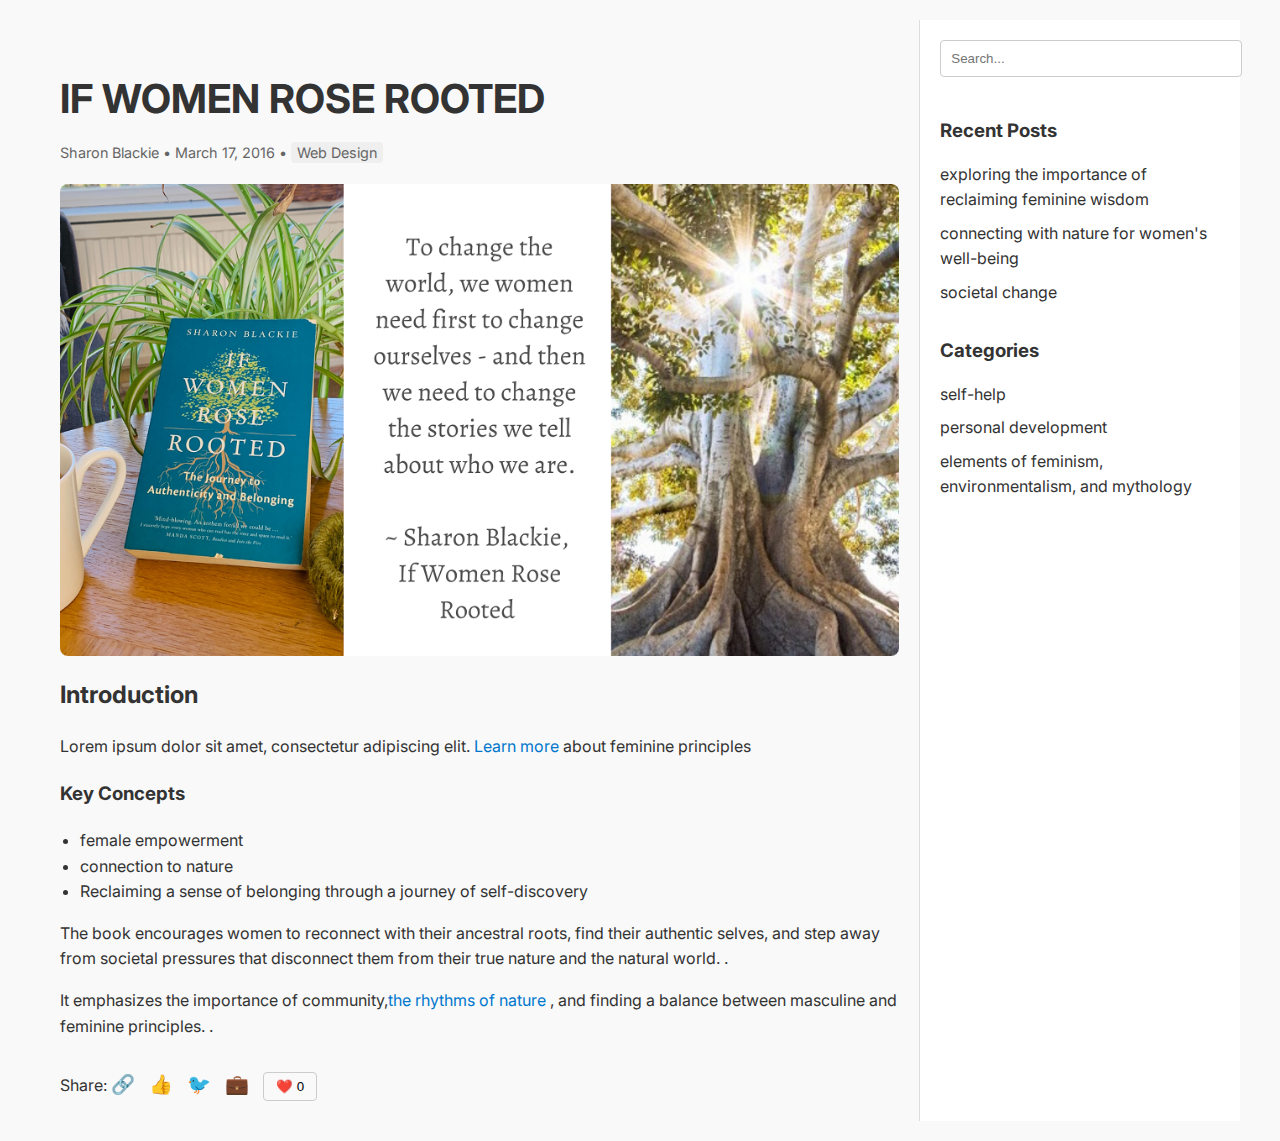
<file: blog temp pade/index.html>
<!DOCTYPE html>
<html lang="en">
<head>
  <meta charset="UTF-8" />
  <meta name="viewport" content="width=device-width, initial-scale=1.0" />
  <title>Responsive Blog Post</title>
  <link rel="stylesheet" href="style.css" />
  <link rel="preconnect" href="https://fonts.googleapis.com" />
  <link href="https://fonts.googleapis.com/css2?family=Inter:wght@400;600;800&display=swap" rel="stylesheet" />
</head>
<body>

  <button id="scrollTopBtn">↑</button>

  <div class="container">

    <main>
      <header class="post-header">
        <h1>IF WOMEN ROSE ROOTED</h1>
        <div class="meta">
          <span>Sharon  Blackie</span> • <span>March 17, 2016</span> • <span class="tag">Web Design</span>
        </div>
      </header>

      <img src="blogs.png" alt="Featured" class="featured-img" />

      <article class="post-content">
        <h2>Introduction</h2>
        <p>Lorem ipsum dolor sit amet, consectetur adipiscing elit. <a href="#">Learn more</a> about feminine principles</p>

        <h3>Key Concepts</h3>
        <ul>
          <li>female empowerment</li>
          <li>connection to nature</li>
          <li>Reclaiming a sense of belonging through a journey of self-discovery</li>
        </ul>

        <p>The book encourages women to reconnect with their ancestral roots, find their authentic selves, and step away from societal pressures that disconnect them from their true nature and the natural world.  .</p>

        <p>It emphasizes the importance of community,<a href="#">the rhythms of nature</a> , and finding a balance between masculine and feminine principles. .</p>
      </article>

      <section class="share-section">
        <span>Share:</span>
        <a href="#" class="icon">🔗</a>
        <a href="#" class="icon">👍</a>
        <a href="#" class="icon">🐦</a>
        <a href="#" class="icon">💼</a>
        <button id="likeBtn">❤️ <span id="likeCount">0</span></button>
      </section>
    </main>

    <aside class="sidebar">
      <input type="text" placeholder="Search..." class="search-box" />
      <div class="widget">
        <h3>Recent Posts</h3>
        <ul>
          <li><a href="#">exploring the importance of reclaiming feminine wisdom </a></li>
          <li><a href="#">connecting with nature for women's well-being</a></li>
          <li><a href="#">societal change</a></li>
        </ul>
      </div>
      <div class="widget">
        <h3>Categories</h3>
        <ul>
          <li><a href="#"> self-help</a></li>
          <li><a href="#"> personal development</a></li>
          <li><a href="#">elements of feminism, environmentalism, and mythology</a></li>
        </ul>
      </div>
    </aside>

  </div>

  <script src="blogs.js"></script>
</body>
</html>
</file>
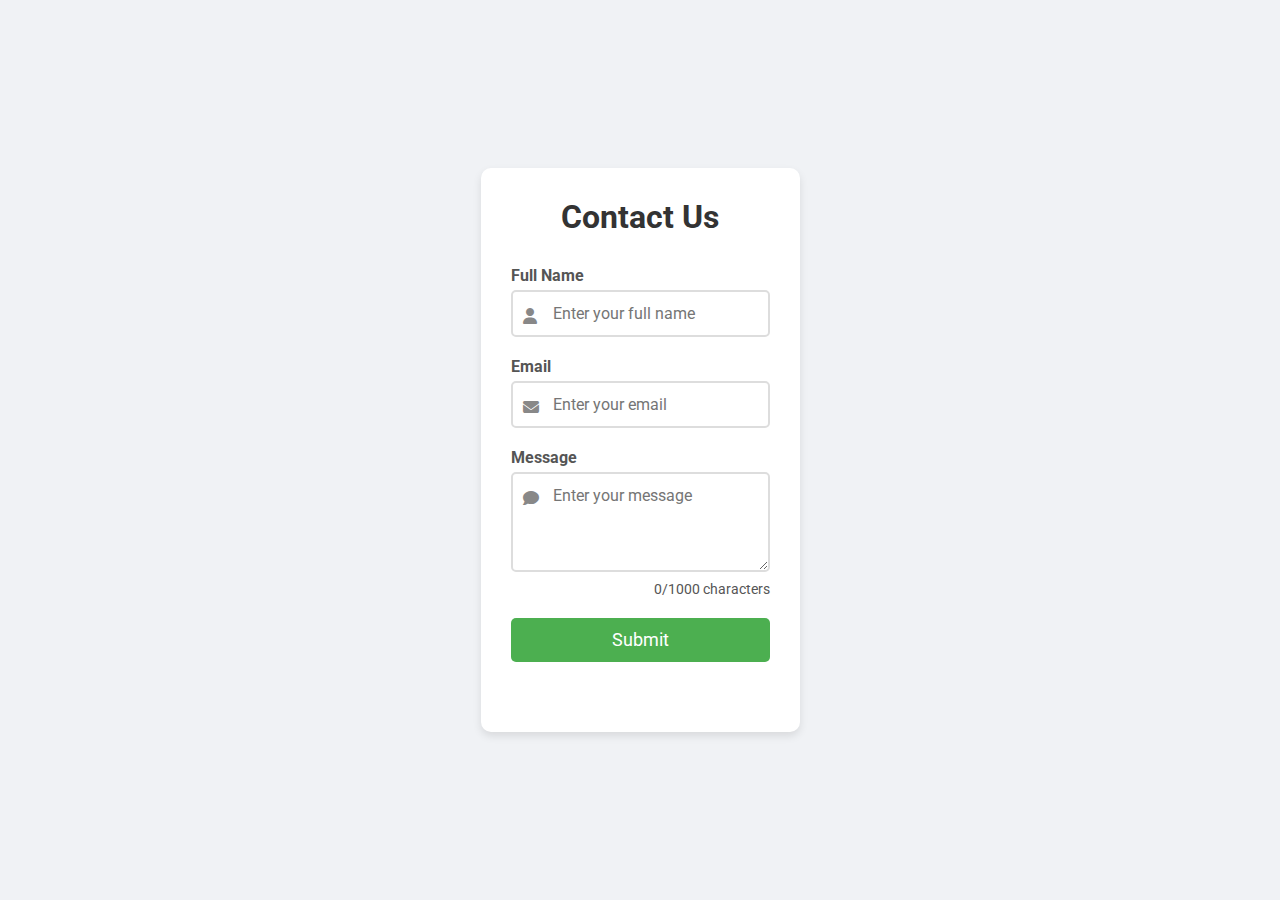
<file: contact us form/index.html>
<!DOCTYPE html>
<html lang="en">
<head>
    <meta charset="UTF-8">
    <meta name="viewport" content="width=device-width, initial-scale=1.0">
    <title>contact us</title>
    <link href="https://fonts.googleapis.com/css2?family=Roboto:wght@400;700&display=swap" rel="stylesheet">
    <link rel="stylesheet" href="https://cdnjs.cloudflare.com/ajax/libs/font-awesome/6.4.0/css/all.min.css">
    <link rel="stylesheet" href="style.css">
</head>
<main>
<body>
    <div class="container">
        <h1>Contact Us</h1>
        <form id="contactForm">
            <div class="form-group">
                <label for="fullName">Full Name</label>
                <i class="fas fa-user"></i>
                <input type="text" id="fullName" name="fullName" placeholder="Enter your full name">
                <div class="error" id="nameError">Please enter your full name</div>
            </div>
            <div class="form-group">
                <label for="email">Email</label>
                <i class="fas fa-envelope"></i>
                <input type="email" id="email" name="email" placeholder="Enter your email">
                <div class="error" id="emailError">Please enter a valid email address</div>
            </div>
            <div class="form-group">
                <label for="message">Message</label>
                <i class="fas fa-comment"></i>
                <textarea id="message" name="message" placeholder="Enter your message" maxlength="1000"></textarea>
                <div class="error" id="messageError">Please enter your message</div>
                <div class="char-count" id="charCount">0/1000 characters</div>
            </div>
            <button type="submit">Submit</button>
        </form>
        <div class="success-message" id="successMessage">✅ Thank you for contacting us!</div>
    </div>
    <script src="form.js"></script>
</main> 
</body>
</html>
</file>
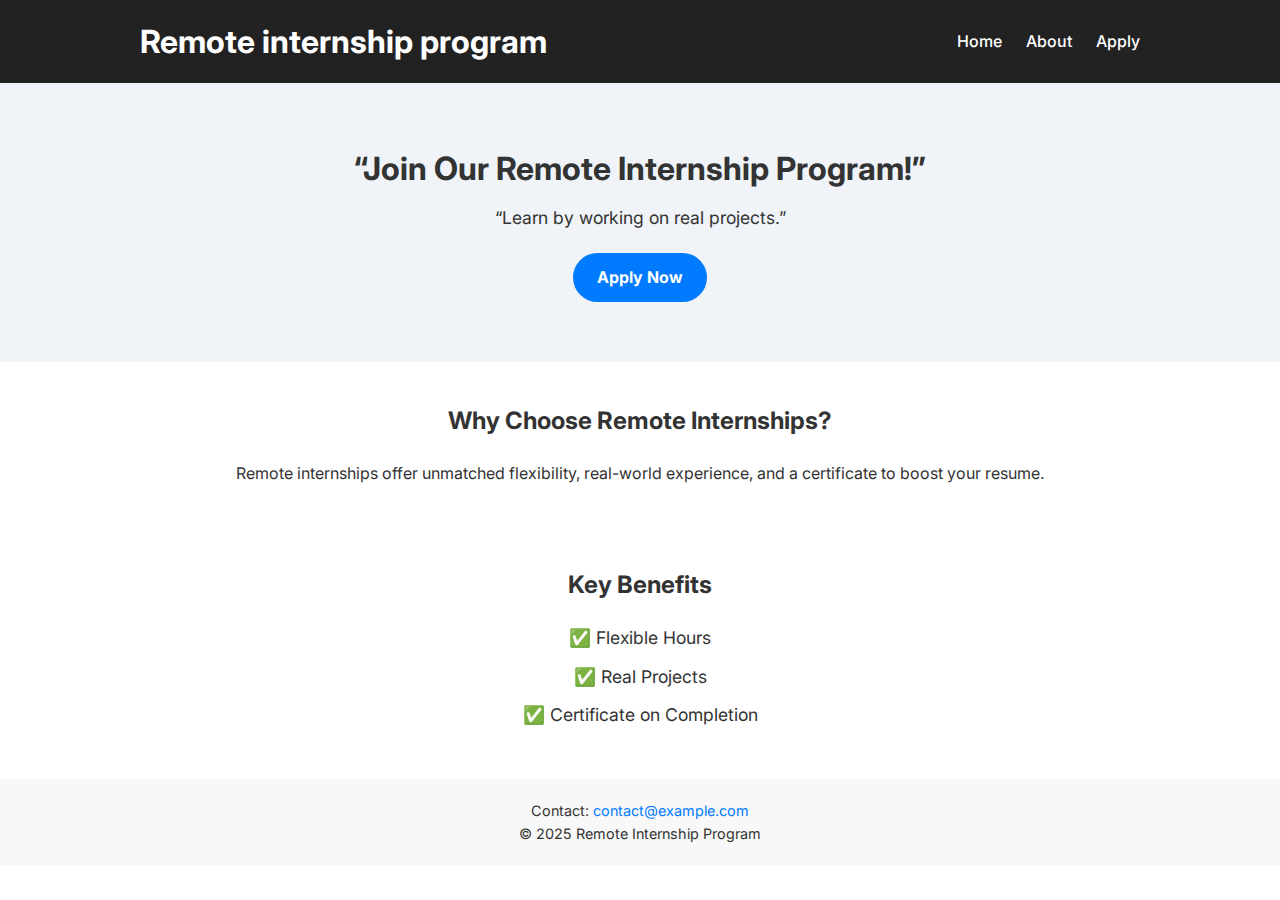
<file: html+css 2/index.html>
<!DOCTYPE html>
<html lang="en">
<head>
    <meta charset="UTF-8">
    <meta name="viewport" content="width=device-width, initial-scale=1.0">
    <meta name="description">
    <title>Remote internship program</title>
    <link rel="stylesheet" href="style.css" />
  <link rel="icon" href="favicon.ico" />
  <link href="https://fonts.googleapis.com/css2?family=Inter:wght@400;600&display=swap" rel="stylesheet" />
</head>
<main>
<body>
    <header>
        <div class="container">
            <h1 class="site title">Remote internship program</h1>
            <nav>
                <a href="#">Home</a>
                <a href="#about">About</a>
                <a href="#apply">Apply</a>
            </nav>
        </div>
    </header>
    <section class="hero"> 
        <div class="container">
            <h2>“Join Our Remote Internship Program!”</h2>
            <p> “Learn by working on real projects.”</p>
            <a href="#apply" class="btn">Apply Now</a>
        </div>
    </section>
    <section id="about" class="about">
    <div class="container">
      <h3>Why Choose Remote Internships?</h3>
      <p>Remote internships offer unmatched flexibility, real-world experience, and a certificate to boost your resume.</p>
    </div>
  </section>
  <section class="benefits">
    <div class="container">
      <h3>Key Benefits</h3>
      <ul>
        <li>✅ Flexible Hours</li>
        <li>✅ Real Projects</li>
        <li>✅ Certificate on Completion</li>
      </ul>
    </div>
  </section>
  <footer>
    <div class="container">
      <p>Contact: <a href="mailto:contact@example.com">contact@example.com</a></p>
      <p>&copy; 2025 Remote Internship Program</p>
    </div>
  </footer>
</main>
</body>
</html>
</file>
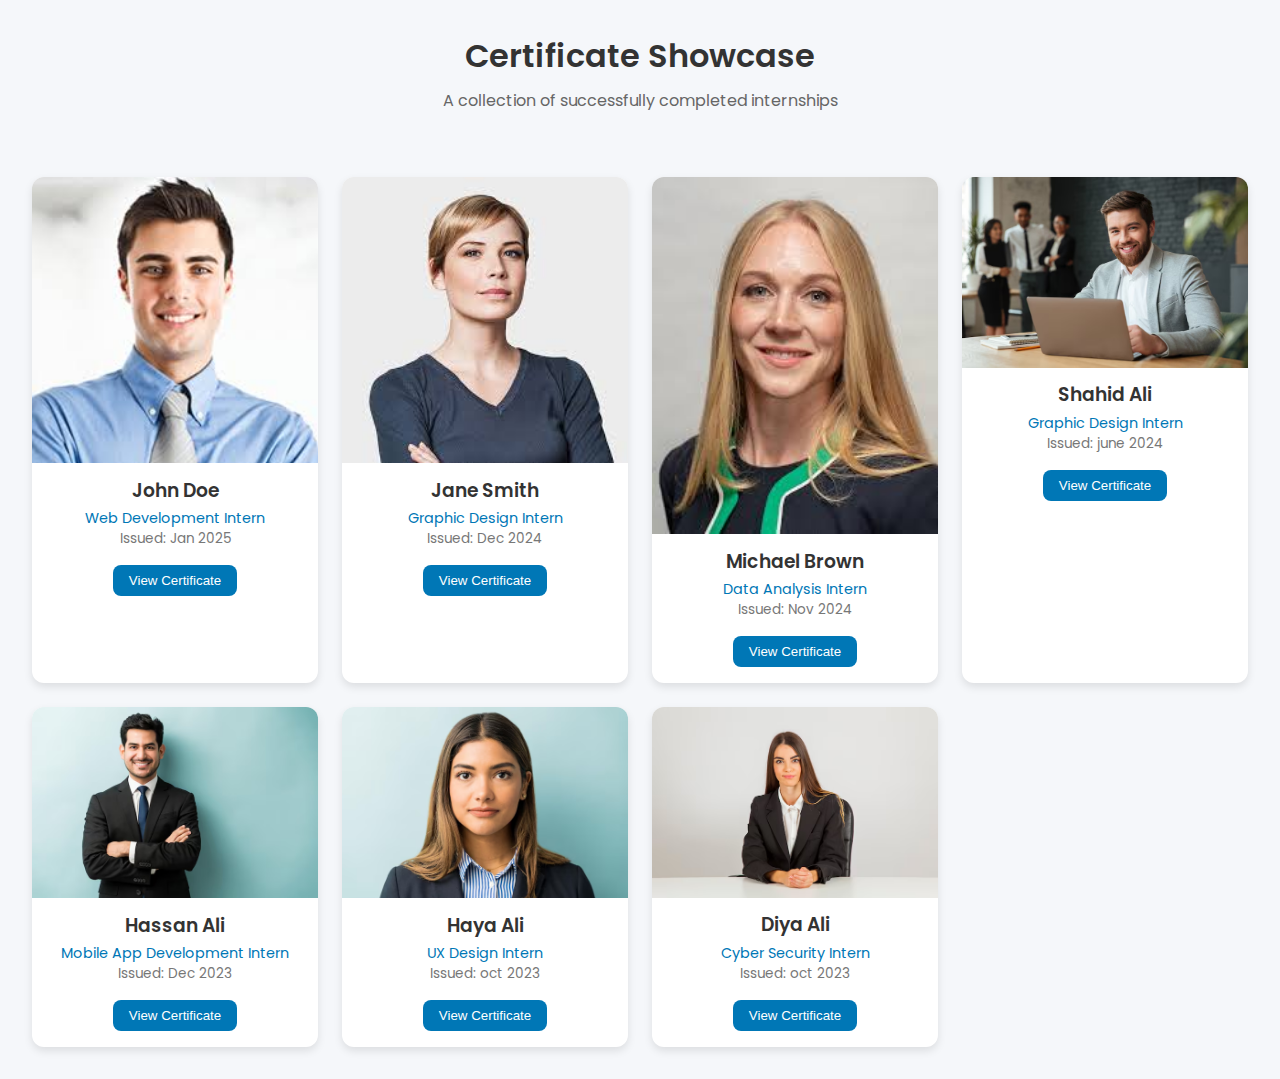
<file: internship certificate showcase/index.html>
<!DOCTYPE html>
<html lang="en">
<head>
    <meta charset="UTF-8">
    <meta name="viewport" content="width=device-width, initial-scale=1.0">
    <title>Certificate Showcase</title>
    <link rel="stylesheet" href="style.css">
    <link href="https://fonts.googleapis.com/css2?family=Poppins:wght@400;600&display=swap" rel="stylesheet">
</head>
<body>
    <header>
        <h1>Certificate Showcase</h1>
        <p>A collection of successfully completed internships</p>
    </header>
    <section class="gallery">
        <div class="card">
            <img src="johndoe.jpeg" alt="Certificate">
            <h3>John Doe</h3>
            <p class="role">Web Development Intern</p>
            <p class="date">Issued: Jan 2025</p>
            <button class="view-btn" onclick="openModal(this)">View Certificate</button>
        </div>
        <div class="card">
            <img src="janesmith.jpeg" alt="Certificate">
            <h3>Jane Smith</h3>
            <p class="role">Graphic Design Intern</p>
            <p class="date">Issued: Dec 2024</p>
            <button class="view-btn" onclick="openModal(this)">View Certificate</button>
        </div>
        <div class="card">
            <img src="micheal.jpeg" alt="Certificate">
            <h3>Michael Brown</h3>
            <p class="role">Data Analysis Intern</p>
            <p class="date">Issued: Nov 2024</p>
            <button class="view-btn" onclick="openModal(this)">View Certificate</button>
        </div>
        <div class="card">
            <img src="shahid Ali.avif" alt="Certificate">
            <h3>Shahid Ali</h3>
            <p class="role">Graphic Design Intern</p>
            <p class="date">Issued: june 2024</p>
            <button class="view-btn" onclick="openModal(this)">View Certificate</button>
        </div>
        <div class="card">
            <img src="hassan ali.avif" alt="Certificate">
            <h3>Hassan Ali</h3>
            <p class="role">Mobile App Development Intern</p>
            <p class="date">Issued: Dec 2023</p>
            <button class="view-btn" onclick="openModal(this)">View Certificate</button>
        </div>
        <div class="card">
            <img src="haya ali.avif" alt="Certificate">
            <h3>Haya Ali</h3>
            <p class="role">UX Design Intern</p>
            <p class="date">Issued: oct 2023</p>
            <button class="view-btn" onclick="openModal(this)">View Certificate</button>
        </div>
        <div class="card">
            <img src="diya Ali.avif" alt="Certificate">
            <h3>Diya Ali</h3>
            <p class="role">Cyber Security Intern</p>
            <p class="date">Issued: oct 2023</p>
            <button class="view-btn" onclick="openModal(this)">View Certificate</button>
        </div>
    </section>
    <div id="modal" class="modal">
        <span class="close" onclick="closeModal()">&times;</span>
        <img class="modal-content" id="modal-img">
    </div>
    <script src="certificate.js"></script>
</body>
</html>
</file>
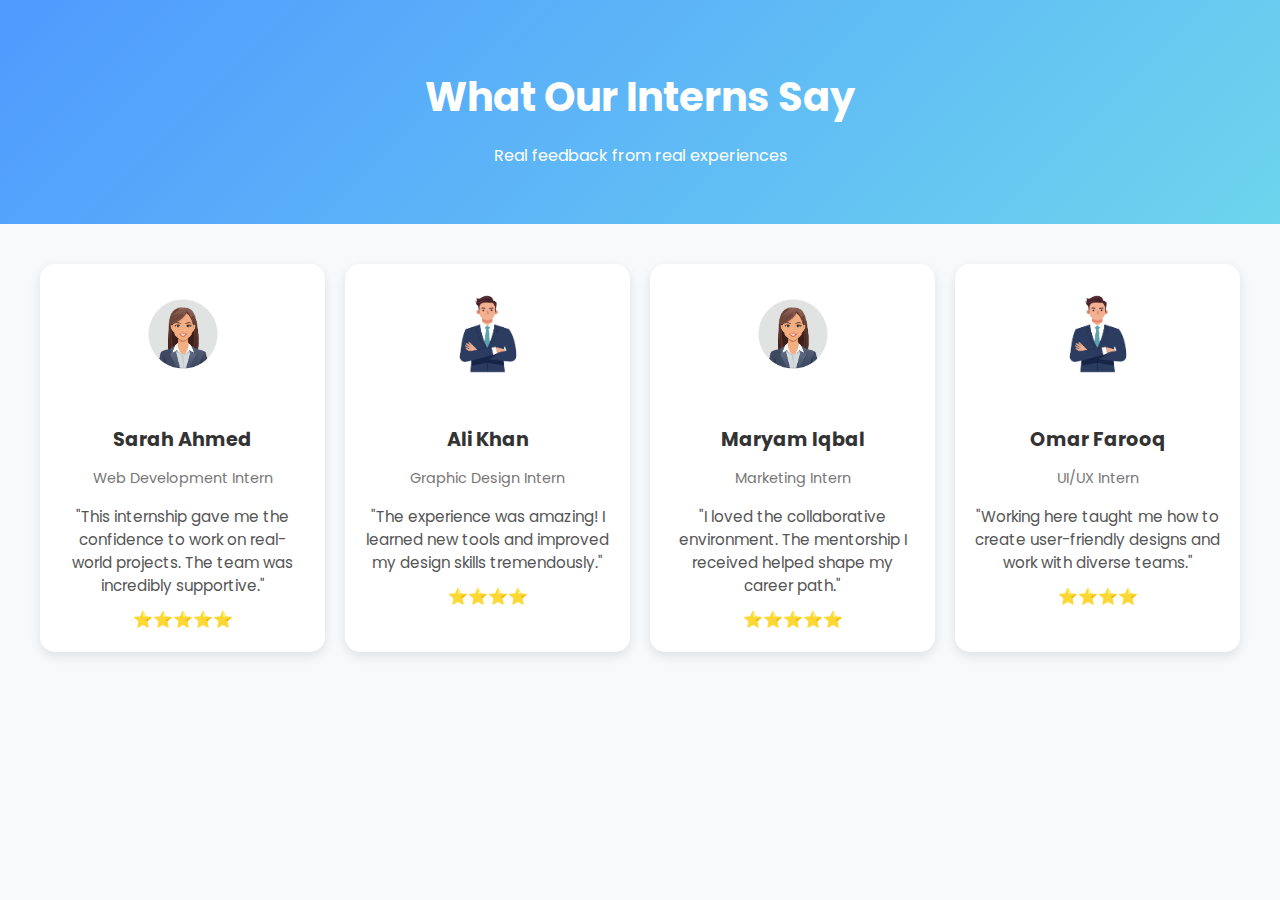
<file: Internship Testimonials Page/index.html>
<!DOCTYPE html>
<html lang="en">
<head>
    <meta charset="UTF-8">
    <meta name="viewport" content="width=device-width, initial-scale=1.0">
    <title>Intern Testimonials</title>
    <link rel="stylesheet" href="style.css">
    <link href="https://fonts.googleapis.com/css2?family=Poppins:wght@400;600&display=swap" rel="stylesheet">
</head>
<body>
    <header class="header">
        <h1>What Our Interns Say</h1>
        <p>Real feedback from real experiences</p>
    </header>
    <section class="testimonials">
        <div class="testimonial-card">
            <img src="girl.avif" alt="Intern Photo">
            <h3>Sarah Ahmed</h3>
            <p class="role">Web Development Intern</p>
            <p class="quote">"This internship gave me the confidence to work on real-world projects. The team was incredibly supportive."</p>
            <div class="stars">⭐⭐⭐⭐⭐</div>
        </div>
        <div class="testimonial-card">
            <img src="boy.jpg" alt="Intern Photo">
            <h3>Ali Khan</h3>
            <p class="role">Graphic Design Intern</p>
            <p class="quote">"The experience was amazing! I learned new tools and improved my design skills tremendously."</p>
            <div class="stars">⭐⭐⭐⭐</div>
        </div>
        <div class="testimonial-card">
            <img src="girl.avif" alt="Intern Photo">
            <h3>Maryam Iqbal</h3>
            <p class="role">Marketing Intern</p>
            <p class="quote">"I loved the collaborative environment. The mentorship I received helped shape my career path."</p>
            <div class="stars">⭐⭐⭐⭐⭐</div>
        </div>
        <div class="testimonial-card">
            <img src="boy.jpg" alt="Intern Photo">
            <h3>Omar Farooq</h3>
            <p class="role">UI/UX Intern</p>
            <p class="quote">"Working here taught me how to create user-friendly designs and work with diverse teams."</p>
            <div class="stars">⭐⭐⭐⭐</div>
        </div>
    </section>
</body>
</html>
</file>
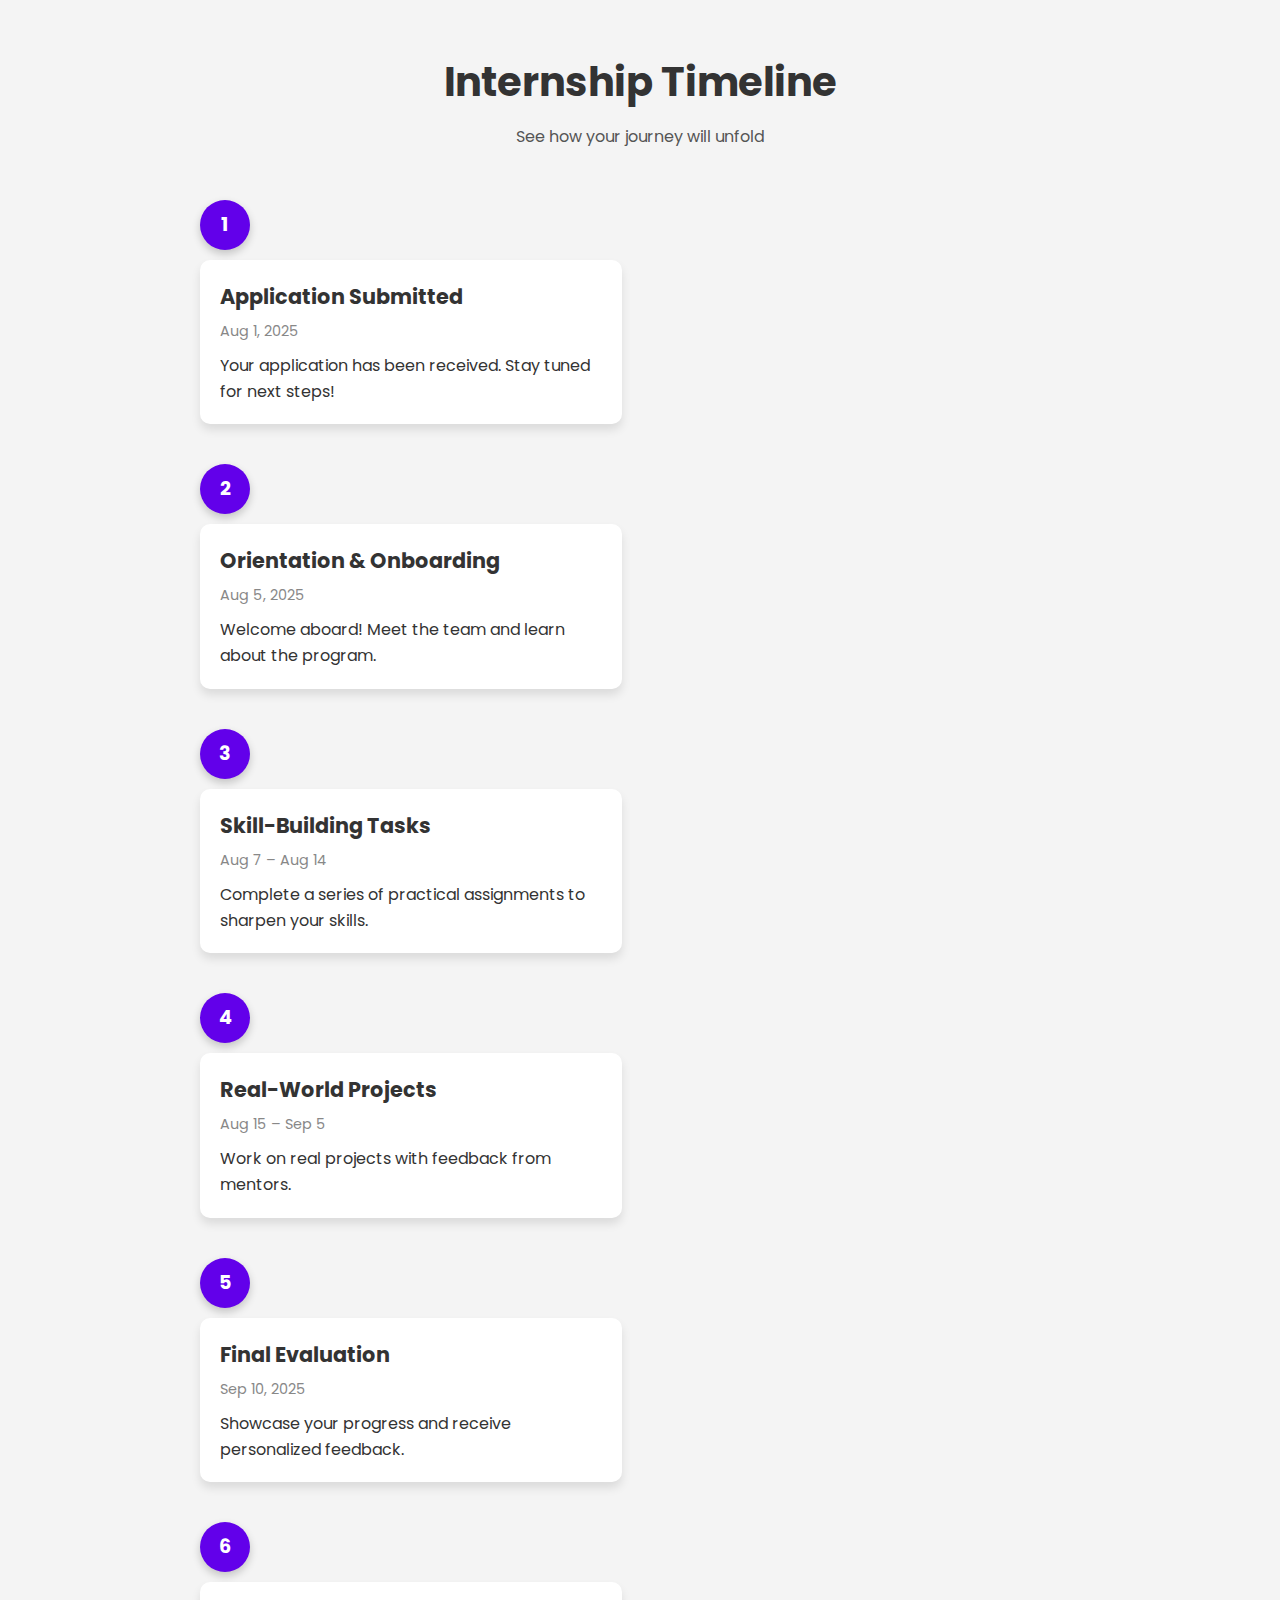
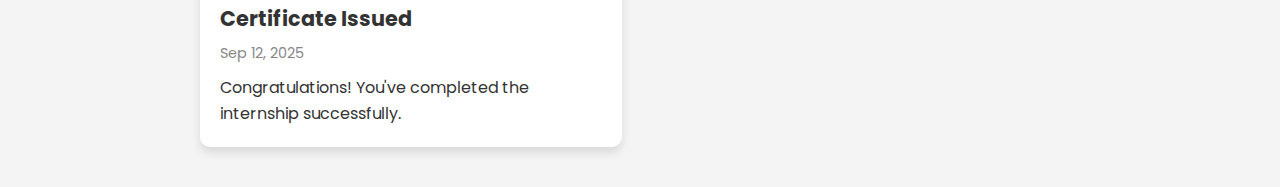
<file: internship timeline page/index.html>
<!DOCTYPE html>
<html lang="en">
<head>
  <meta charset="UTF-8" />
  <meta name="viewport" content="width=device-width, initial-scale=1.0" />
  <title>Internship Timeline</title>
  <link href="https://fonts.googleapis.com/css2?family=Poppins:wght@400;600&display=swap" rel="stylesheet">
  <link rel="stylesheet" href="style.css" />
</head>
<body>
  <header class="header">
    <h1>Internship Timeline</h1>
    <p>See how your journey will unfold</p>
  </header>

  <main class="timeline">
    <div class="timeline-item">
      <div class="timeline-icon">1</div>
      <div class="timeline-content">
        <h3>Application Submitted</h3>
        <span class="date">Aug 1, 2025</span>
        <p>Your application has been received. Stay tuned for next steps!</p>
      </div>
    </div>

    <div class="timeline-item">
      <div class="timeline-icon">2</div>
      <div class="timeline-content">
        <h3>Orientation & Onboarding</h3>
        <span class="date">Aug 5, 2025</span>
        <p>Welcome aboard! Meet the team and learn about the program.</p>
      </div>
    </div>

    <div class="timeline-item">
      <div class="timeline-icon">3</div>
      <div class="timeline-content">
        <h3>Skill-Building Tasks</h3>
        <span class="date">Aug 7 – Aug 14</span>
        <p>Complete a series of practical assignments to sharpen your skills.</p>
      </div>
    </div>

    <div class="timeline-item">
      <div class="timeline-icon">4</div>
      <div class="timeline-content">
        <h3>Real-World Projects</h3>
        <span class="date">Aug 15 – Sep 5</span>
        <p>Work on real projects with feedback from mentors.</p>
      </div>
    </div>

    <div class="timeline-item">
      <div class="timeline-icon">5</div>
      <div class="timeline-content">
        <h3>Final Evaluation</h3>
        <span class="date">Sep 10, 2025</span>
        <p>Showcase your progress and receive personalized feedback.</p>
      </div>
    </div>

    <div class="timeline-item">
      <div class="timeline-icon">6</div>
      <div class="timeline-content">
        <h3>Certificate Issued</h3>
        <span class="date">Sep 12, 2025</span>
        <p>Congratulations! You've completed the internship successfully.</p>
      </div>
    </div>
  </main>

  <button id="topBtn" title="Go to top">↑</button>

  <script src="internship.js"></script>
</body>
</html>
</file>
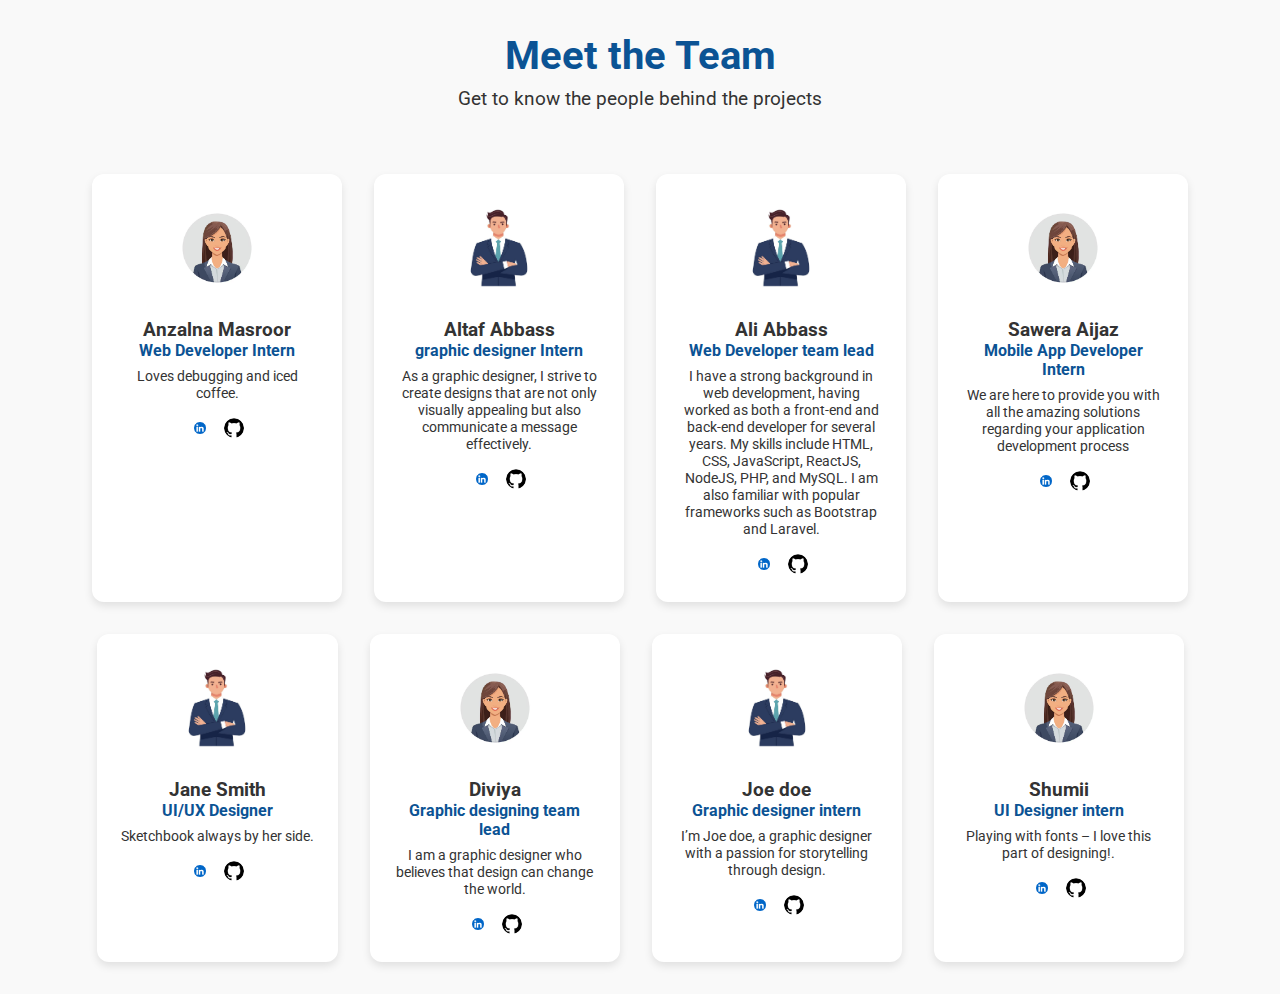
<file: Meet The TEam PAge/index.html>
<!DOCTYPE html>
<html lang="en">
  <head>
    <meta charset="UTF-8" />
    <meta name="viewport" content="width=device-width, initial-scale=1.0" />
    <title>Meet the Team</title>
    <link rel="stylesheet" href="style.css" />
    <link rel="preconnect" href="https://fonts.googleapis.com" />
    <link rel="preconnect" href="https://fonts.gstatic.com" crossorigin />
    <link
      href="https://fonts.googleapis.com/css2?family=Roboto:wght@400;700&display=swap"
      rel="stylesheet"
    />
    <script src="team.js" defer></script>
  </head>
  <body>
    <header>
      <h1>Meet the Team</h1>
      <p>Get to know the people behind the projects</p>
    </header>

    <main class="team-container">
      <div class="team-card">
        <img src="girl.avif" alt="Anzalna Masroor" />
        <h3>Anzalna Masroor</h3>
        <p class="role">Web Developer Intern</p>
        <p class="bio">Loves debugging and iced coffee.</p>
        <div class="socials">
          <a href="#"><img src="linkedin.webp"alt="LinkedIn"/></a>
          <a href="#"> <img src="github.png" alt="GitHub"/></a>
        </div>
      </div>
      <div class="team-card">
        <img src="boy.jpg" alt="Altaf Abbass" />
        <h3>Altaf Abbass</h3>
        <p class="role">graphic designer Intern</p>
        <p class="bio">As a graphic designer, I strive to create designs that are not only visually appealing but also communicate a message effectively.</p>
        <div class="socials">
          <a href="#"><img src="linkedin.webp" alt="LinkedIn"/></a>
          <a href="#"><img src="github.png" alt="GitHub"/></a>
        </div>
      </div>
      <div
        class="team-card">
        <img src="boy.jpg" alt="Ali Abbass" />
        <h3>Ali Abbass</h3>
        <p class="role">Web Developer team lead</p>
        <p class="bio">I have a strong background in web development, having worked as both a front-end and back-end developer for several years. My skills include HTML, CSS, JavaScript, ReactJS, NodeJS, PHP, and MySQL. I am also familiar with popular frameworks such as Bootstrap and Laravel.</p>
        <div class="socials">
          <a href="#"><img src="linkedin.webp"alt="LinkedIn"/></a>
          <a href="#"><img src="github.png"alt="GitHub"/></a>
        </div>
      </div>
      <div class="team-card">
        <img src="girl.avif" alt="Sawera Aijaz" />
        <h3>Sawera Aijaz</h3>
        <p class="role">Mobile App Developer Intern</p>
        <p class="bio">We are here to provide you with all the amazing solutions regarding your application development process</p>
        <div class="socials">
          <a href="#"><img src="linkedin.webp"alt="LinkedIn"/></a>
          <a href="#"><img src="github.png"alt="GitHub"/></a>
        </div>
      </div>
      
      <div class="team-card">
        <img src="boy.jpg" alt="Jane Smith" />
        <h3>Jane Smith</h3>
        <p class="role">UI/UX Designer</p>
        <p class="bio">Sketchbook always by her side.</p>
        <div class="socials">
          <a href="#"><img src="linkedin.webp"alt="LinkedIn"/></a>
          <a href="#"><img src="github.png"alt="GitHub"/></a>
        </div>
      </div>
      <div class="team-card">
        <img src="girl.avif" alt="diviya" />
        <h3>Diviya</h3>
        <p class="role">Graphic designing team lead</p>
        <p class="bio"> I am a graphic designer who believes that design can change the world.</p>
        <div class="socials">
          <a href="#"><img src="linkedin.webp"alt="LinkedIn"/></a>
          <a href="#"><img src="github.png"alt="GitHub"/></a>
        </div>
      </div>
      <div class="team-card">
        <img src="boy.jpg" alt="Joe doe" />
        <h3>Joe doe</h3>
        <p class="role">Graphic designer intern</p>
        <p class="bio">I’m Joe doe, a graphic designer with a passion for storytelling through design.</p>
        <div class="socials">
          <a href="#"><img src="linkedin.webp"alt="LinkedIn"/></a>
          <a href="#"><img src="github.png"alt="GitHub"/></a>
        </div>
      </div>
      <div class="team-card">
        <img src="girl.avif" alt="Shumii" />
        <h3>Shumii</h3>
        <p class="role">UI Designer intern</p>
        <p class="bio">Playing with fonts – I love this part of designing!.</p>
        <div class="socials">
          <a href="#"><img src="linkedin.webp"alt="LinkedIn"/></a>
          <a href="#"><img src="github.png"alt="GitHub"/></a>
        </div>
      </div>

    </main>

    <button id="scrollToTop">↑</button>
  </body>
</html>
</file>
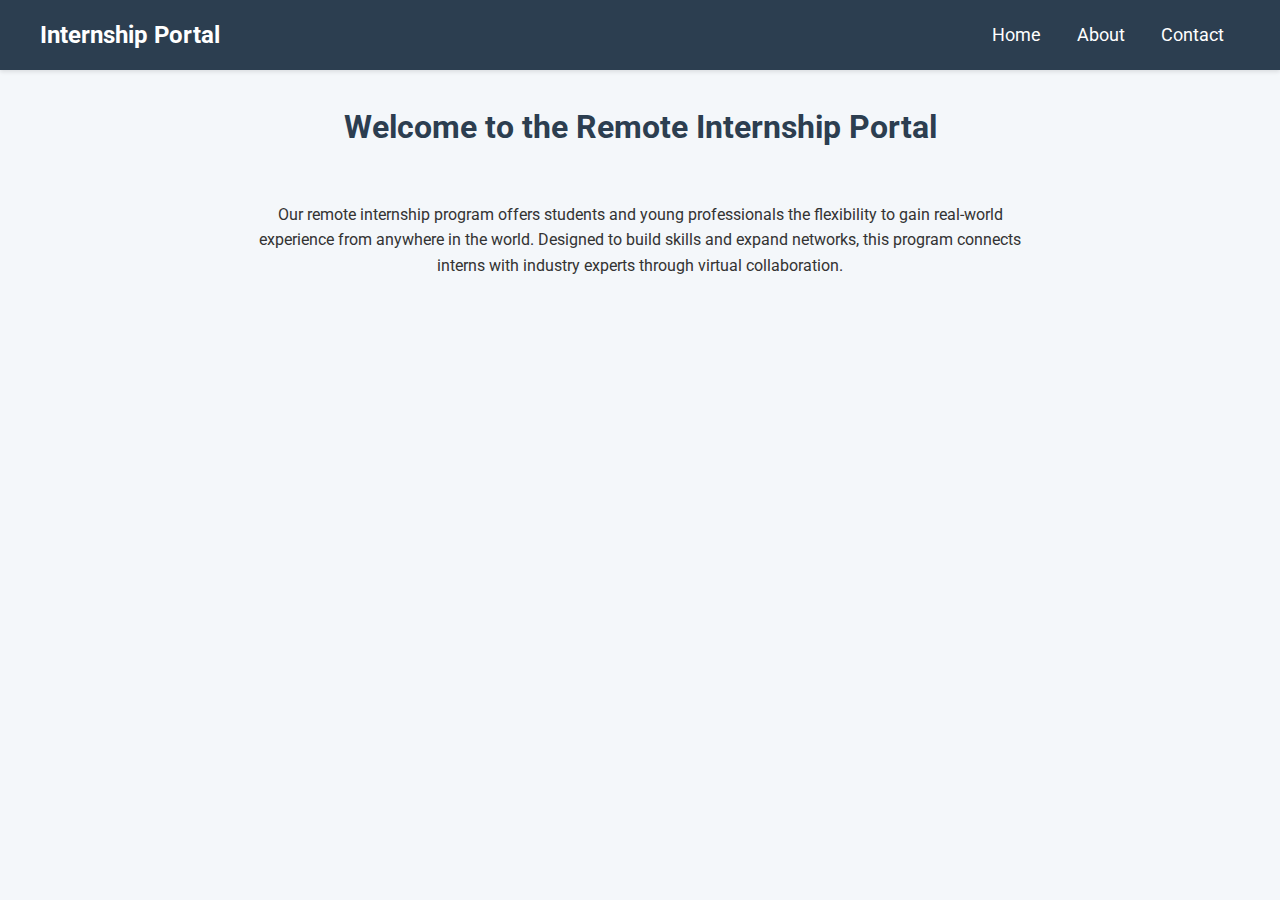
<file: multi page mini website/index.html>
<!DOCTYPE html>
<html lang="en">
<head>
    <meta charset="UTF-8">
    <meta name="viewport" content="width=device-width, initial-scale=1.0">
    <title>Remote Internship Portal</title>
    <link href="https://fonts.googleapis.com/css2?family=Roboto:wght@400;700&display=swap" rel="stylesheet">
    <link rel="stylesheet" href="style.css">
</head>
<main>
<body>
<nav>
        <div class="nav-container">
            <h2 style="color: white;">Internship Portal</h2>
            <div class="nav-links">
                <a href="index.html">Home</a>
                <a href="about.html">About</a>
                <a href="contact.html">Contact</a>
            </div>
        </div>
    </nav>
    <div class="container">
        <h1>Welcome to the Remote Internship Portal</h1>
        <p>Our remote internship program offers students and young professionals the flexibility to gain real-world experience from anywhere in the world. Designed to build skills and expand networks, this program connects interns with industry experts through virtual collaboration.</p>
    </div>
    <div class="scroll-to-top" onclick="scrollToTop()">↑</div>

    <script src="page.js"></script>
</main>
</body>
</html>
</file>
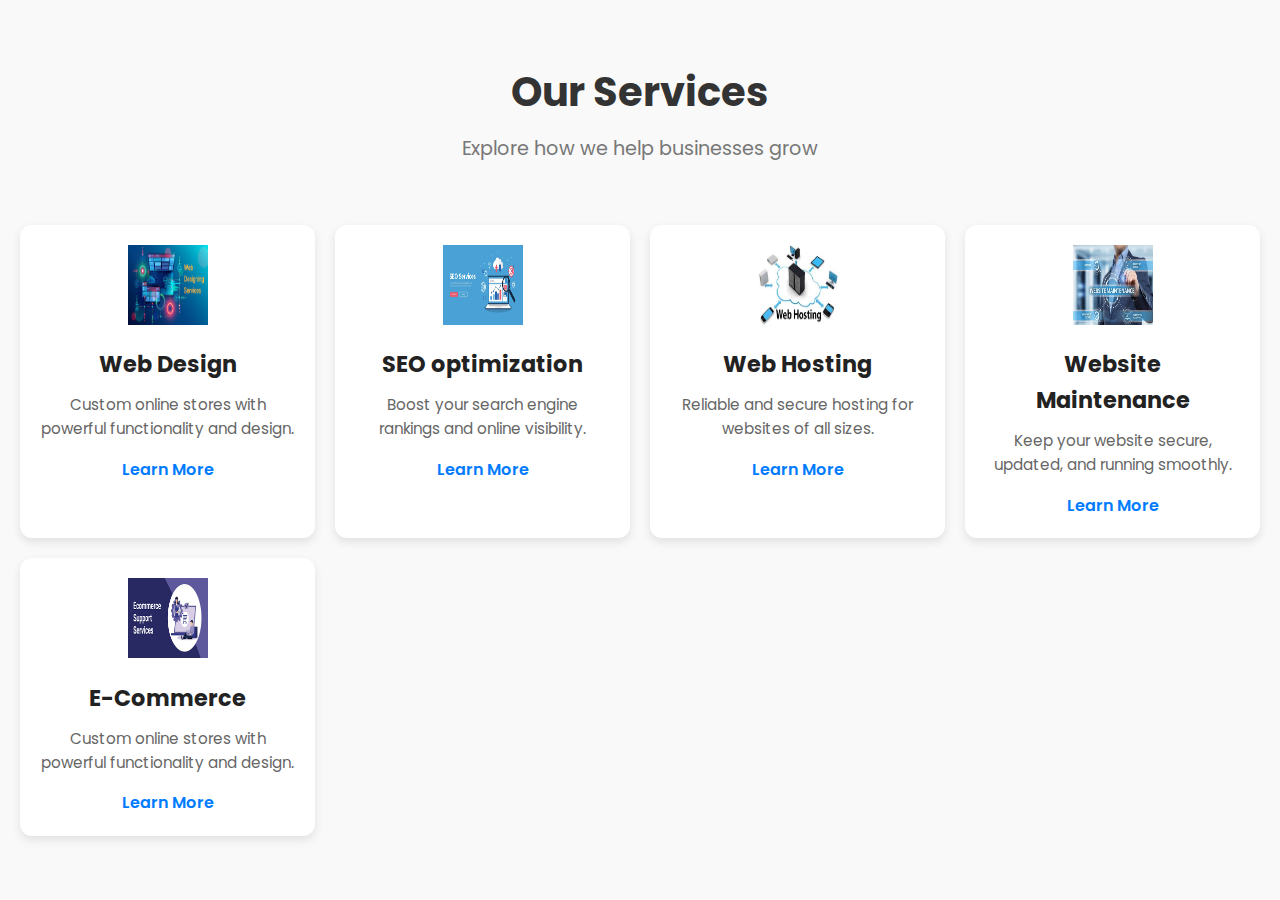
<file: services page/index.html>
<!DOCTYPE html>
<html lang="en">
<head>
    <meta charset="UTF-8">
    <meta name="viewport" content="width=device-width, initial-scale=1.0">
    <title>Our Services</title>
    <link href="https://fonts.googleapis.com/css2?family=Poppins:wght@400;600&display=swap" rel="stylesheet" />
    <link rel="stylesheet" href="style.css">
</head>
<body>
    <header class="header">

        <h1>Our Services</h1>
        <p class="subtitle">Explore how we help businesses grow</p>
    </header>
    <section class="services">
        <div class="service-card">
            <img src="web design.jpeg" alt="web design">
            <h3>Web Design</h3>
            <p>Custom online stores with powerful functionality and design.</p>
      <a href="#">Learn More</a>
        </div>
        <div class="service-card">
            <img src="SEO service.jpg" alt="SEO">
            <h3>SEO optimization </h3>
            <p>Boost your search engine rankings and online visibility.</p>
            <a href="#">Learn More</a>
        </div>
        <div class="service-card">
            <img src="hosting.jpeg" alt="web hosting">
            <h3>Web Hosting</h3>
            <p>Reliable and secure hosting for websites of all sizes.</p>
            <a href="#">Learn More</a>
        </div>
        <div class="service-card">
            <img src="website-maintenance.webp" alt="web maintenance">
            <h3>Website Maintenance</h3>
            <p>Keep your website secure, updated, and running smoothly.</p>
            <a href="#">Learn More</a>
        </div>
        <div class="service-card">
            <img src="e-commerce.png" alt="e-commerce">
            <h3>E-Commerce</h3>
            <p>Custom online stores with powerful functionality and design.</p>
            <a href="#">Learn More</a>
        </div>
    </section>
    <script src="service.js"></script>
</body>
</html>
</file>
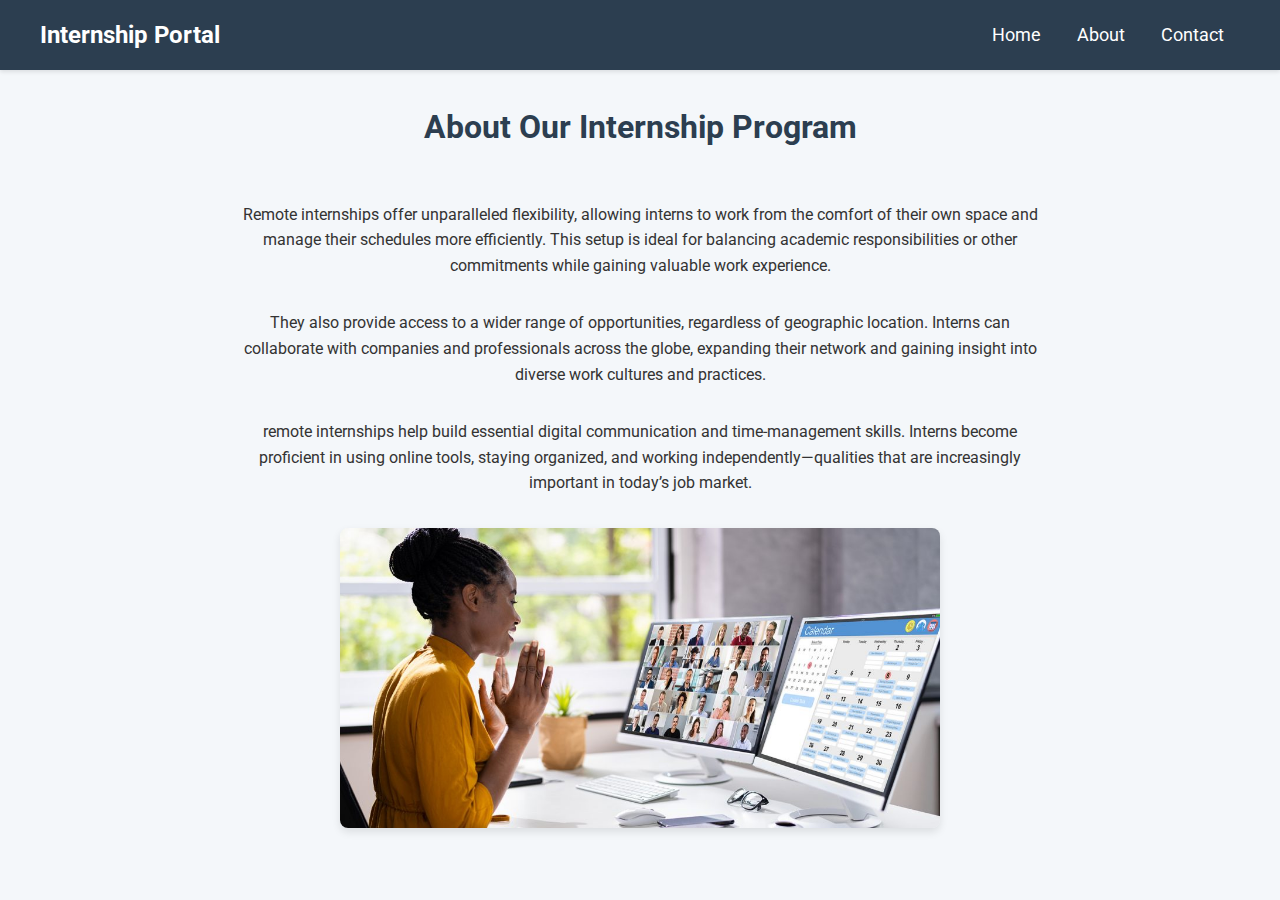
<file: multi page mini website/about.html>
<!DOCTYPE html>
<html lang="en">
<head>
    <meta charset="UTF-8">
    <meta name="viewport" content="width=device-width, initial-scale=1.0">
    <title>About Our Internship Program</title>
    <link href="https://fonts.googleapis.com/css2?family=Roboto:wght@400;700&display=swap" rel="stylesheet">
    <link rel="stylesheet" href="style.css">
</head>
<main>
<body>
    <nav>
        <div class="nav-container">
            <h2 style="color: white;">Internship Portal</h2>
            <div class="nav-links">
                <a href="index.html">Home</a>
                <a href="about.html">About</a>
                <a href="contact.html">Contact</a>
            </div>
        </div>
    </nav>
    <div class="container">
        <h1>About Our Internship Program</h1>
        <p>Remote internships offer unparalleled flexibility, allowing interns to work from the comfort of their own space and manage their schedules more efficiently. This setup is ideal for balancing academic responsibilities or other commitments while gaining valuable work experience.</p>
        <p>They also provide access to a wider range of opportunities, regardless of geographic location. Interns can collaborate with companies and professionals across the globe, expanding their network and gaining insight into diverse work cultures and practices.</p>
        <p>remote internships help build essential digital communication and time-management skills. Interns become proficient in using online tools, staying organized, and working independently—qualities that are increasingly important in today’s job market.</p>
        <img src="remote intern.png" alt="Remote work" class="about-image"/>
        </div>
        <div class="scroll-to-top" onclick="scrollToTop()">↑</div>
        <script src="page.js"></script>
    </main> 
</body>
</html>
</file>
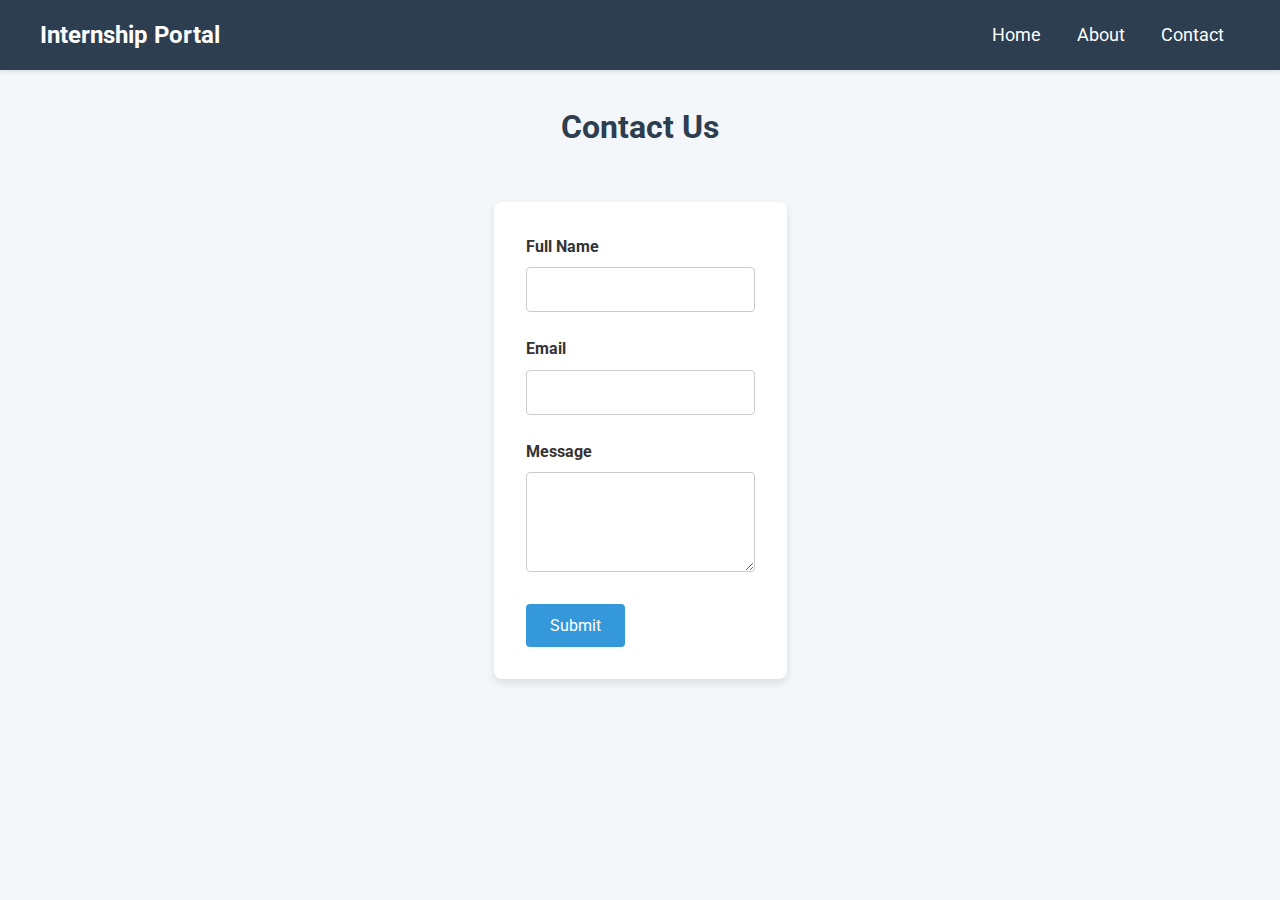
<file: multi page mini website/contact.html>
<!DOCTYPE html>
<html lang="en">
<head>
    <meta charset="UTF-8">
    <meta name="viewport" content="width=device-width, initial-scale=1.0">
    <title>Contact Us</title>
    <link href="https://fonts.googleapis.com/css2?family=Roboto:wght@400;700&display=swap" rel="stylesheet">
    <link rel="stylesheet" href="style.css">
</head>
<body>
    <nav>
        <div class="nav-container">
            <h2 style="color: white;">Internship Portal</h2>
            <div class="nav-links">
                <a href="index.html">Home</a>
                <a href="about.html">About</a>
                <a href="contact.html">Contact</a>
            </div>
        </div>
    </nav>

    <div class="container">
        <h1>Contact Us</h1>
        <div class="contact-form">
            <div class="form-group">
                <label for="name">Full Name</label>
                <input type="text" id="name" name="name" required>
                <div class="error" id="name-error">Please enter your full name.</div>
            </div>
            <div class="form-group">
                <label for="email">Email</label>
                <input type="email" id="email" name="email" required>
                <div class="error" id="email-error">Please enter a valid email address.</div>
            </div>
            <div class="form-group">
                <label for="message">Message</label>
                <textarea id="message" name="message" required></textarea>
                <div class="error" id="message-error">Please enter your message.</div>
            </div>
            <button onclick="validateForm()">Submit</button>
            <div class="success" id="success-message">✅ Message sent successfully!</div>
        </div>
    </div>

    <div class="scroll-to-top" onclick="scrollToTop()">↑</div>

    <script src="page.js"></script>
    <script>
        
        function validateForm() {
            const name = document.getElementById('name').value.trim();
            const email = document.getElementById('email').value.trim();
            const message = document.getElementById('message').value.trim();
            const emailPattern = /^[^\s@]+@[^\s@]+\.[^\s@]+$/;

            let isValid = true;

            
            document.getElementById('name-error').style.display = 'none';
            document.getElementById('email-error').style.display = 'none';
            document.getElementById('message-error').style.display = 'none';
            document.getElementById('success-message').style.display = 'none';

            
            if (!name) {
                document.getElementById('name-error').style.display = 'block';
                isValid = false;
            }

            
            if (!email || !emailPattern.test(email)) {
                document.getElementById('email-error').style.display = 'block';
                isValid = false;
            }

            
            if (!message) {
                document.getElementById('message-error').style.display = 'block';
                isValid = false;
            }

            
            if (isValid) {
                document.getElementById('success-message').style.display = 'block';
                document.getElementById('name').value = '';
                document.getElementById('email').value = '';
                document.getElementById('message').value = '';
            }
        }
    </script>
</body>
</html>
</file>
<file: blog temp pade/style.css>
body {
  font-family: 'Inter', sans-serif;
  margin: 0;
  line-height: 1.6;
  background: #f9f9f9;
  color: #333;
}

.container {
  display: flex;
  flex-wrap: wrap;
  max-width: 1200px;
  margin: auto;
  padding: 20px;
}

main {
  flex: 3;
  padding: 20px;
}

.sidebar {
  flex: 1;
  padding: 20px;
  background: #fff;
  border-left: 1px solid #ddd;
}

.post-header h1 {
  font-size: 2.5rem;
  margin-bottom: 10px;
}

.meta {
  color: #666;
  font-size: 0.9rem;
}

.tag {
  background: #efefef;
  padding: 2px 6px;
  border-radius: 4px;
}

.featured-img {
  width: 100%;
  height: auto;
  max-width: 100%;
  display: block;
  margin: 20px 0;
  border-radius: 8px;
  object-fit: cover;
}



.post-content h2,
.post-content h3 {
  margin-top: 20px;
}

.post-content a {
  color: #0077cc;
  text-decoration: none;
}

.post-content a:hover {
  text-decoration: underline;
}

ul {
  padding-left: 20px;
}

.share-section {
  margin-top: 30px;
}

.share-section .icon {
  margin-right: 10px;
  cursor: pointer;
  text-decoration: none;
  font-size: 1.2rem;
}

.share-section .icon:hover {
  color: #0077cc;
}

#likeBtn {
  background: none;
  border: 1px solid #ccc;
  padding: 6px 12px;
  border-radius: 4px;
  cursor: pointer;
}

#likeBtn:hover {
  background-color:#00aacc
}

.search-box {
  width: 100%;
  padding: 10px;
  margin-bottom: 20px;
  border-radius: 4px;
  border: 1px solid #ccc;
}

.widget {
  margin-bottom: 30px;
}

.widget h3 {
  margin-bottom: 10px;
}

.widget ul {
  list-style: none;
  padding: 0;
}

.widget li {
  margin-bottom: 8px;
}

.widget a {
  color: #333;
  text-decoration: none;
}

.widget a:hover {
  color: #0077cc;
}

#scrollTopBtn {
  position: fixed;
  bottom: 30px;
  right: 30px;
  padding: 10px 15px;
  border: none;
  background: #333;
  color: #fff;
  border-radius: 50%;
  cursor: pointer;
  display: none;
}

@media (max-width: 768px) {
  .container {
    flex-direction: column;
  }

  .sidebar {
    border-left: none;
    border-top: 1px solid #ddd;
    margin-top: 20px;
  }
}
</file>
<file: contact us form/style.css>
* {
    margin: 0;
    padding: 0;
    box-sizing: border-box;
    font-family: 'Roboto', sans-serif;
}

body {
    min-height: 100vh;
    display: flex;
    justify-content: center;
    align-items: center;
    background-color: #f0f2f5;
    padding: 20px;
}

.container {
    max-width: 600px;
    width: 100%;
    background: white;
    padding: 30px;
    border-radius: 10px;
    box-shadow: 0 4px 8px rgba(0, 0, 0, 0.1);
}

h1 {
    text-align: center;
    color: #333;
    margin-bottom: 30px;
    font-size: 2rem;
}

.form-group {
    margin-bottom: 20px;
    position: relative;
}

label {
    display: block;
    margin-bottom: 5px;
    color: #555;
    font-weight: 700;
}

input, textarea {
    width: 100%;
    padding: 12px 12px 12px 40px;
    border: 2px solid #ddd;
    border-radius: 5px;
    font-size: 1rem;
    transition: border-color 0.3s ease;
}

input:focus, textarea:focus {
    outline: none;
    border-color: #4CAF50;
}

input:hover, textarea:hover {
    border-color: #4CAF50;
}

.form-group i {
    position: absolute;
    left: 12px;
    top: 42px;
    color: #888;
}

textarea {
    resize: vertical;
    min-height: 100px;
}

.error {
    color: #e74c3c;
    font-size: 0.9rem;
    margin-top: 5px;
    display: none;
}

.error.show {
    display: block;
}

.char-count {
    font-size: 0.9rem;
    color: #555;
    text-align: right;
    margin-top: 5px;
}

button {
    width: 100%;
    padding: 12px;
    background: #4CAF50;
    color: white;
    border: none;
    border-radius: 5px;
    font-size: 1.1rem;
    cursor: pointer;
    transition: background 0.3s ease;
}

button:hover {
    background: #45a049;
}

.success-message {
    text-align: center;
    color: #4CAF50;
    font-size: 1.1rem;
    margin-top: 20px;
    opacity: 0;
    transition: opacity 0.5s ease;
}

.success-message.show {
    opacity: 1;
}

@media (max-width: 480px) {
    .container {
        padding: 20px;
    }

    h1 {
        font-size: 1.5rem;
    }

    input, textarea {
        padding: 10px 10px 10px 35px;
    }

    .form-group i {
        top: 38px;
        left: 10px;
    }
}
</file>
<file: html+css 2/style.css>
* {
  margin: 0;
  padding: 0;
  box-sizing: border-box;
}

body {
  font-family: 'Inter', sans-serif;
  line-height: 1.6;
  background: #fff;
  color: #333;
}

a {
  text-decoration: none;
  color: inherit;
}

.container {
  width: 90%;
  max-width: 1000px;
  margin: auto;
}

header {
  background: #222;
  color: #fff;
  padding: 1rem 0;
}

header .container {
  display: flex;
  justify-content: space-between;
  align-items: center;
}

nav a {
  margin-left: 20px;
  color: #fff;
  font-weight: 500;
}

.hero {
  background: #f0f4f8;
  text-align: center;
  padding: 60px 20px;
}

.hero h2 {
  font-size: 2rem;
  margin-bottom: 10px;
}

.hero p {
  font-size: 1.1rem;
  margin-bottom: 20px;
}

.btn {
  display: inline-block;
  background: #007bff;
  color: #fff;
  padding: 12px 24px;
  border-radius: 25px;
  font-weight: bold;
  transition: background 0.3s;
}

.btn:hover {
  background: #0080b3;
}

.about, .benefits {
  padding: 40px 20px;
  text-align: center;
}

.about h3, .benefits h3 {
  font-size: 1.5rem;
  margin-bottom: 20px;
}

.benefits ul {
  list-style: none;
  padding: 0;
}

.benefits li {
  font-size: 1.1rem;
  margin: 10px 0;
}

footer {
  background: #f8f8f8;
  padding: 20px 0;
  text-align: center;
  font-size: 0.9rem;
}

footer a {
  color: #007bff;
}

@media (max-width: 600px) {
  header .container {
    flex-direction: column;
    gap: 10px;
    text-align: center;
  }

  nav a {
    margin: 0 10px;
  }

  .hero h2 {
    font-size: 1.5rem;
  }

  .btn {
    padding: 10px 20px;
  }
}
</file>
<file: internship certificate showcase/style.css>
* {
    margin: 0;
    padding: 0;
    box-sizing: border-box;
}
body {
    font-family: 'Poppins', sans-serif;
    background-color: #f5f7fa;
    color: #333;
}
header {
    text-align: center;
    padding: 2rem 1rem;
}
header h1 {
    font-size: 2rem;
    font-weight: 600;
}
header p {
    color: #666;
    margin-top: 0.5rem;
}
.gallery {
    display: grid;
    grid-template-columns: repeat(auto-fit, minmax(280px, 1fr));
    gap: 1.5rem;
    padding: 2rem;
}
.card {
    background: #fff;
    border-radius: 12px;
    box-shadow: 0 4px 8px rgba(0,0,0,0.1);
    overflow: hidden;
    transition: transform 0.3s ease;
    text-align: center;
}
.card:hover {
    transform: scale(1.03);
}
.card img {
    width: 100%;
    height: auto;
    display: block;
}
.card h3 {
    margin: 0.8rem 0 0.2rem;
    font-weight: 600;
}
.role {
    color: #0077b6;
    font-size: 0.9rem;
}
.date {
    font-size: 0.85rem;
    color: #777;
}
.view-btn {
    margin: 1rem 0;
    padding: 0.5rem 1rem;
    background: #0077b6;
    color: #fff;
    border: none;
    border-radius: 8px;
    cursor: pointer;
    transition: background 0.3s ease;
}
.view-btn:hover {
    background: #023e8a;
}
.modal {
    display: none;
    position: fixed;
    z-index: 1000;
    padding-top: 5%;
    left: 0;
    top: 0;
    width: 100%;
    height: 100%;
    background-color: rgba(0,0,0,0.9);
}
.modal-content {
    display: block;
    margin: auto;
    max-width: 80%;
    border-radius: 12px;
}
.close {
    position: absolute;
    top: 15px;
    right: 25px;
    font-size: 2rem;
    color: #fff;
    cursor: pointer;
}
@media (max-width: 768px) {
    header h1 {
        font-size: 1.5rem;
    }
}
</file>
<file: Internship Testimonials Page/style.css>
body {
    font-family: 'Poppins', sans-serif;
    margin: 0;
    padding: 0;
    background: #f8f9fa;
    color: #333;
}
.header {
    text-align: center;
    padding: 40px 20px;
    background: linear-gradient(135deg, #4f9aff, #6dd5ed);
    color: white;
}
.header h1 {
    margin-bottom: 10px;
    font-size: 2.5rem;
}
.testimonials {
    display: grid;
    grid-template-columns: repeat(auto-fit, minmax(280px, 1fr));
    gap: 20px;
    padding: 40px;
}
.testimonial-card {
    background: white;
    padding: 20px;
    border-radius: 15px;
    text-align: center;
    box-shadow: 0 4px 12px rgba(0,0,0,0.1);
    transition: transform 0.3s ease, box-shadow 0.3s ease;
}
.testimonial-card:hover {
    transform: translateY(-5px);
    box-shadow: 0 6px 16px rgba(0,0,0,0.15);
}
.testimonial-card img {
    width: 100px;
    height: 100px;
    border-radius: 50%;
    object-fit: cover;
    margin-bottom: 15px;
}
.testimonial-card h3 {
    font-size: 1.2rem;
    margin-bottom: 5px;
}
.role {
    font-size: 0.9rem;
    color: #777;
    margin-bottom: 15px;
}
.quote {
    font-size: 0.95rem;
    color: #555;
    margin-bottom: 10px;
}
.stars {
    color: gold;
}
@media (max-width: 992px) {
    .testimonials {
        grid-template-columns: repeat(2, 1fr);
    }
}
@media (max-width: 600px) {
    .testimonials {
        grid-template-columns: 1fr;
    }
}
</file>
<file: internship timeline page/style.css>
* {
  margin: 0;
  padding: 0;
  box-sizing: border-box;
}
body {
  font-family: 'Poppins', sans-serif;
  line-height: 1.6;
  background: #f4f4f4;
  color: #333;
  padding: 20px;
}
.header {
  text-align: center;
  padding: 30px 10px;
}
.header h1 {
  font-size: 2.5rem;
  margin-bottom: 10px;
}
.header p {
  color: #555;
}
.timeline {
  display: flex;
  flex-direction: column;
  gap: 40px;
  max-width: 900px;
  margin: auto;
  padding: 20px 10px;
}
.timeline-item {
  display: flex;
  align-items: flex-start;
  position: relative;
}
.timeline-icon {
  min-width: 50px;
  min-height: 50px;
  background: #6200ea;
  color: #fff;
  border-radius: 50%;
  text-align: center;
  line-height: 50px;
  font-weight: bold;
  font-size: 1.2rem;
  box-shadow: 0 4px 8px rgba(0, 0, 0, 0.2);
  margin-right: 20px;
}
.timeline-content {
  background: #fff;
  padding: 20px;
  border-radius: 10px;
  box-shadow: 0 6px 10px rgba(0, 0, 0, 0.1);
  flex: 1;
  transition: transform 0.3s ease;
}
.timeline-content:hover {
  transform: translateY(-5px);
}
.timeline-content h3 {
  font-size: 1.3rem;
  margin-bottom: 5px;
}
.date {
  display: inline-block;
  font-size: 0.9rem;
  color: #888;
  margin-bottom: 10px;
}
@media (min-width: 768px) {
  .timeline {
    flex-direction: row;
    flex-wrap: wrap;
    justify-content: space-between;
  }
  .timeline-item {
    flex-direction: column;
    width: 48%;
  }
  .timeline-icon {
    margin-bottom: 10px;
    margin-right: 0;
  }
}
#topBtn {
  position: fixed;
  bottom: 30px;
  right: 30px;
  background-color: #6200ea;
  color: white;
  border: none;
  padding: 10px 14px;
  border-radius: 50%;
  font-size: 18px;
  cursor: pointer;
  display: none;
  z-index: 1000;
}
#topBtn:hover {
  background-color: #4500b3;
}
</file>
<file: Meet The TEam PAge/style.css>
* {
  box-sizing: border-box;
  margin: 0;
  padding: 0;
}
body {
  font-family: "Roboto", sans-serif;
  background-color: #f9f9f9;
  color: #333;
}

header {
  text-align: center;
  padding: 2rem 1rem;
}
header h1 {
  font-size: 2.5rem;
  color: #0b5394;
}
header p {
  font-size: 1.2rem;
  margin-top: 0.5rem;
}

.team-container {
  display: flex;
  flex-wrap: wrap;
  justify-content: center;
  padding: 2rem;
  gap: 2rem;
}

.team-card {
  background-color: #fff;
  border-radius: 12px;
  box-shadow: 0 4px 8px rgba(0, 0, 0, 0.1);
  padding: 1.5rem;
  max-width: 250px;
  text-align: center;
  transition: transform 0.3s, box-shadow 0.3s;
}
.team-card:hover {
  transform: translateY(-10px);
  box-shadow: 0 10px 20px rgba(0, 0, 0, 0.2);
}
.team-card img {
  border-radius: 50%;
  width: 100px;
  height: 100px;
}
.team-card h3 {
  margin-top: 1rem;
  font-size: 1.2rem;
}
.team-card .role {
  color: #0b5394;
  font-weight: bold;
}
.team-card .bio {
  font-size: 0.9rem;
  margin-top: 0.5rem;
}
.team-card .socials {
  margin-top: 1rem;
}
.team-card .socials a {
  margin: 0 5px;
}
.team-card .socials img {
  width: 20px;
  height: 20px;
}

#scrollToTop {
  position: fixed;
  bottom: 30px;
  right: 30px;
  background: #0b5394;
  color: white;
  border: none;
  padding: 0.8rem 1rem;
  border-radius: 50%;
  font-size: 1.2rem;
  cursor: pointer;
  display: none;
  box-shadow: 0 4px 6px rgba(0, 0, 0, 0.2);
}

@media screen and (max-width: 1024px) {
  .team-card {
    flex: 1 1 45%;
  }
}
@media screen and (max-width: 768px) {
  .team-card {
    flex: 1 1 100%;
  }
}
</file>
<file: multi page mini website/style.css>
* {
    margin: 0;
    padding: 0;
    box-sizing: border-box;
    font-family: 'Roboto', sans-serif;
}

body {
    background-color: #f4f7fa;
    color: #333;
    line-height: 1.6;
}

nav {
    background-color: #2c3e50;
    padding: 1rem;
    box-shadow: 0 2px 4px rgba(0, 0, 0, 0.1);
    position: sticky;
    top: 0;
    z-index: 100;
}

.nav-container {
    max-width: 1200px;
    margin: 0 auto;
    display: flex;
    justify-content: space-between;
    align-items: center;
}

.nav-links a {
    color: white;
    text-decoration: none;
    margin: 0 1rem;
    font-size: 1.1rem;
    transition: color 0.3s;
}

.nav-links a:hover {
    color: #3498db;
}

.container {
    max-width: 1200px;
    margin: 2rem auto;
    padding: 0 1rem;
    display: flex;
    flex-direction: column;
    gap: 2rem;
    animation: fadeIn 1s ease-in;
}

h1 {
    color: #2c3e50;
    text-align: center;
    margin-bottom: 1rem;
}

p {
    max-width: 800px;
    margin: 0 auto;
    text-align: center;
}

.about-image {
    max-width: 600px;
    width: 100%;
    border-radius: 8px;
    box-shadow: 0 4px 8px rgba(0, 0, 0, 0.1);
    margin: 0 auto;
}

.contact-form {
    max-width: 600px;
    margin: 0 auto;
    background: white;
    padding: 2rem;
    border-radius: 8px;
    box-shadow: 0 4px 8px rgba(0, 0, 0, 0.1);
}

.form-group {
    margin-bottom: 1.5rem;
}

label {
    display: block;
    margin-bottom: 0.5rem;
    font-weight: bold;
}

input, textarea {
    width: 100%;
    padding: 0.75rem;
    border: 1px solid #ccc;
    border-radius: 4px;
    font-size: 1rem;
}

textarea {
    resize: vertical;
    min-height: 100px;
}

button {
    background-color: #3498db;
    color: white;
    padding: 0.75rem 1.5rem;
    border: none;
    border-radius: 4px;
    cursor: pointer;
    font-size: 1rem;
    transition: background-color 0.3s;
}

button:hover {
    background-color: #2980b9;
}

.error {
    color: #e74c3c;
    font-size: 0.9rem;
    margin-top: 0.25rem;
    display: none;
}

.success {
    color: #2ecc71;
    text-align: center;
    font-size: 1.1rem;
    margin-top: 1rem;
    display: none;
}

.scroll-to-top {
    position: fixed;
    bottom: 2rem;
    right: 2rem;
    background-color: #3498db;
    color: white;
    width: 40px;
    height: 40px;
    border-radius: 50%;
    display: flex;
    align-items: center;
    justify-content: center;
    cursor: pointer;
    box-shadow: 0 2px 4px rgba(0, 0, 0, 0.2);
    opacity: 0;
    transition: opacity 0.3s;
}

.scroll-to-top.visible {
    opacity: 1;
}

@keyframes fadeIn {
    from { opacity: 0; transform: translateY(20px); }
    to { opacity: 1; transform: translateY(0); }
}

@media (max-width: 768px) {
    .nav-links a {
        margin: 0 0.5rem;
        font-size: 1rem;
    }

    .container {
        margin: 1rem;
    }

    .contact-form {
        padding: 1rem;
    }
}
</file>
<file: services page/style.css>
* {
  margin: 0;
  padding: 0;
  box-sizing: border-box;
}

body {
  font-family: 'Poppins', sans-serif;
  line-height: 1.6;
  background-color: #f9f9f9;
  color: #333;
  padding: 20px;
}

.header {
  text-align: center;
  padding: 40px 20px;
}

.header h1 {
  font-size: 2.5rem;
  color: #333;
}

.subtitle {
  font-size: 1.2rem;
  color: #777;
  margin-top: 10px;
}

.services {
  display: grid;
  gap: 20px;
  grid-template-columns: repeat(auto-fit, minmax(250px, 1fr));
  padding: 20px 0;
}

.service-card {
  background: #fff;
  padding: 20px;
  border-radius: 12px;
  text-align: center;
  box-shadow: 0 4px 10px rgba(0,0,0,0.1);
  transition: transform 0.3s ease, box-shadow 0.3s ease;
}

.service-card:hover {
  transform: scale(1.05);
  box-shadow: 0 6px 15px rgba(0,0,0,0.15);
}

.service-card img {
  width: 80px;
  height: 80px;
  margin-bottom: 15px;
}

.service-card h3 {
  margin-bottom: 10px;
  font-size: 1.4rem;
  color: #222;
}

.service-card p {
  font-size: 0.95rem;
  color: #666;
  margin-bottom: 15px;
}

.service-card a {
  text-decoration: none;
  color: #007BFF;
  font-weight: 600;
  transition: color 0.3s ease;
}

.service-card a:hover {
  color: #0056b3;
}

.fade-in {
  opacity: 0;
  transform: translateY(20px);
  transition: opacity 0.6s ease-out, transform 0.6s ease-out;
}

.fade-in.visible {
  opacity: 1;
  transform: translateY(0);
}
</file>
